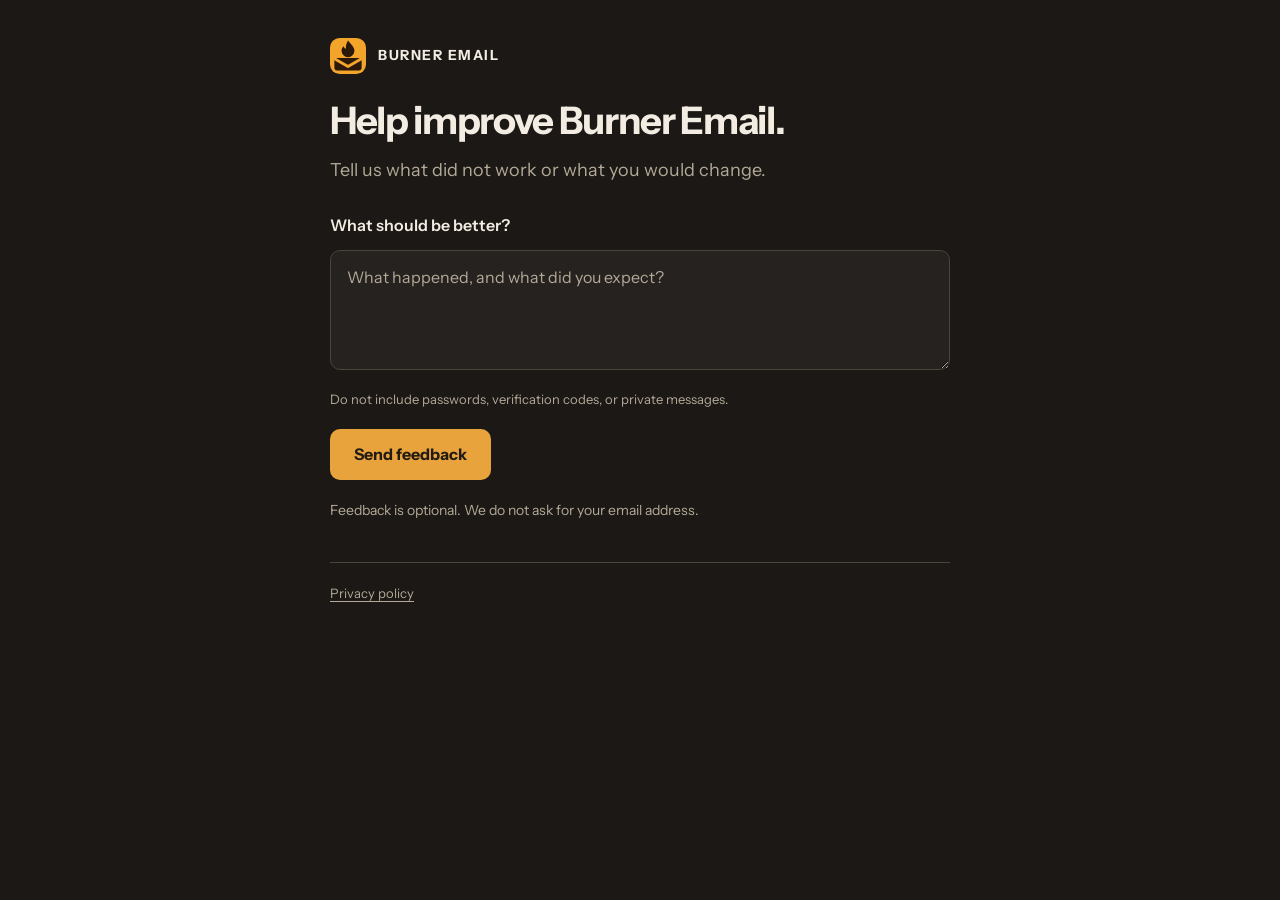
<file: feedback/index.html>
<!doctype html>
<html lang="en"><head><meta charset="utf-8"><meta name="viewport" content="width=device-width,initial-scale=1,viewport-fit=cover"><meta name="robots" content="noindex"><title>Burner Email Feedback</title><link rel="stylesheet" href="../assets/site.css"><script defer src="form-config.js"></script><script defer src="../assets/forms.js"></script><link rel="icon" type="image/svg+xml" href="../assets/logo.svg">
<script defer src="https://cloud.umami.is/script.js" data-website-id="328e350f-b770-4529-9500-92b514123a6c"></script>
</head>
<body><main class="shell narrow"><div class="brand"><img src="../assets/logo.svg" alt=""><b>Burner Email</b></div><h1>Help improve Burner Email.</h1><p class="lede">Tell us what did not work or what you would change.</p><form id="feedback-form" data-feedback-form="feedback"><label class="field-label" for="feedback-details">What should be better?</label><textarea id="feedback-details" name="details" maxlength="4000" required placeholder="What happened, and what did you expect?"></textarea><p class="small">Do not include passwords, verification codes, or private messages.</p><button class="submit" type="submit">Send feedback</button><p class="form-status" id="feedback-status" role="status" hidden></p></form><p class="small-note">Feedback is optional. We do not ask for your email address.</p><footer class="footer"><a href="https://alxrum.github.io/burner-email-pages/privacy/">Privacy policy</a></footer></main></body></html>
</file>
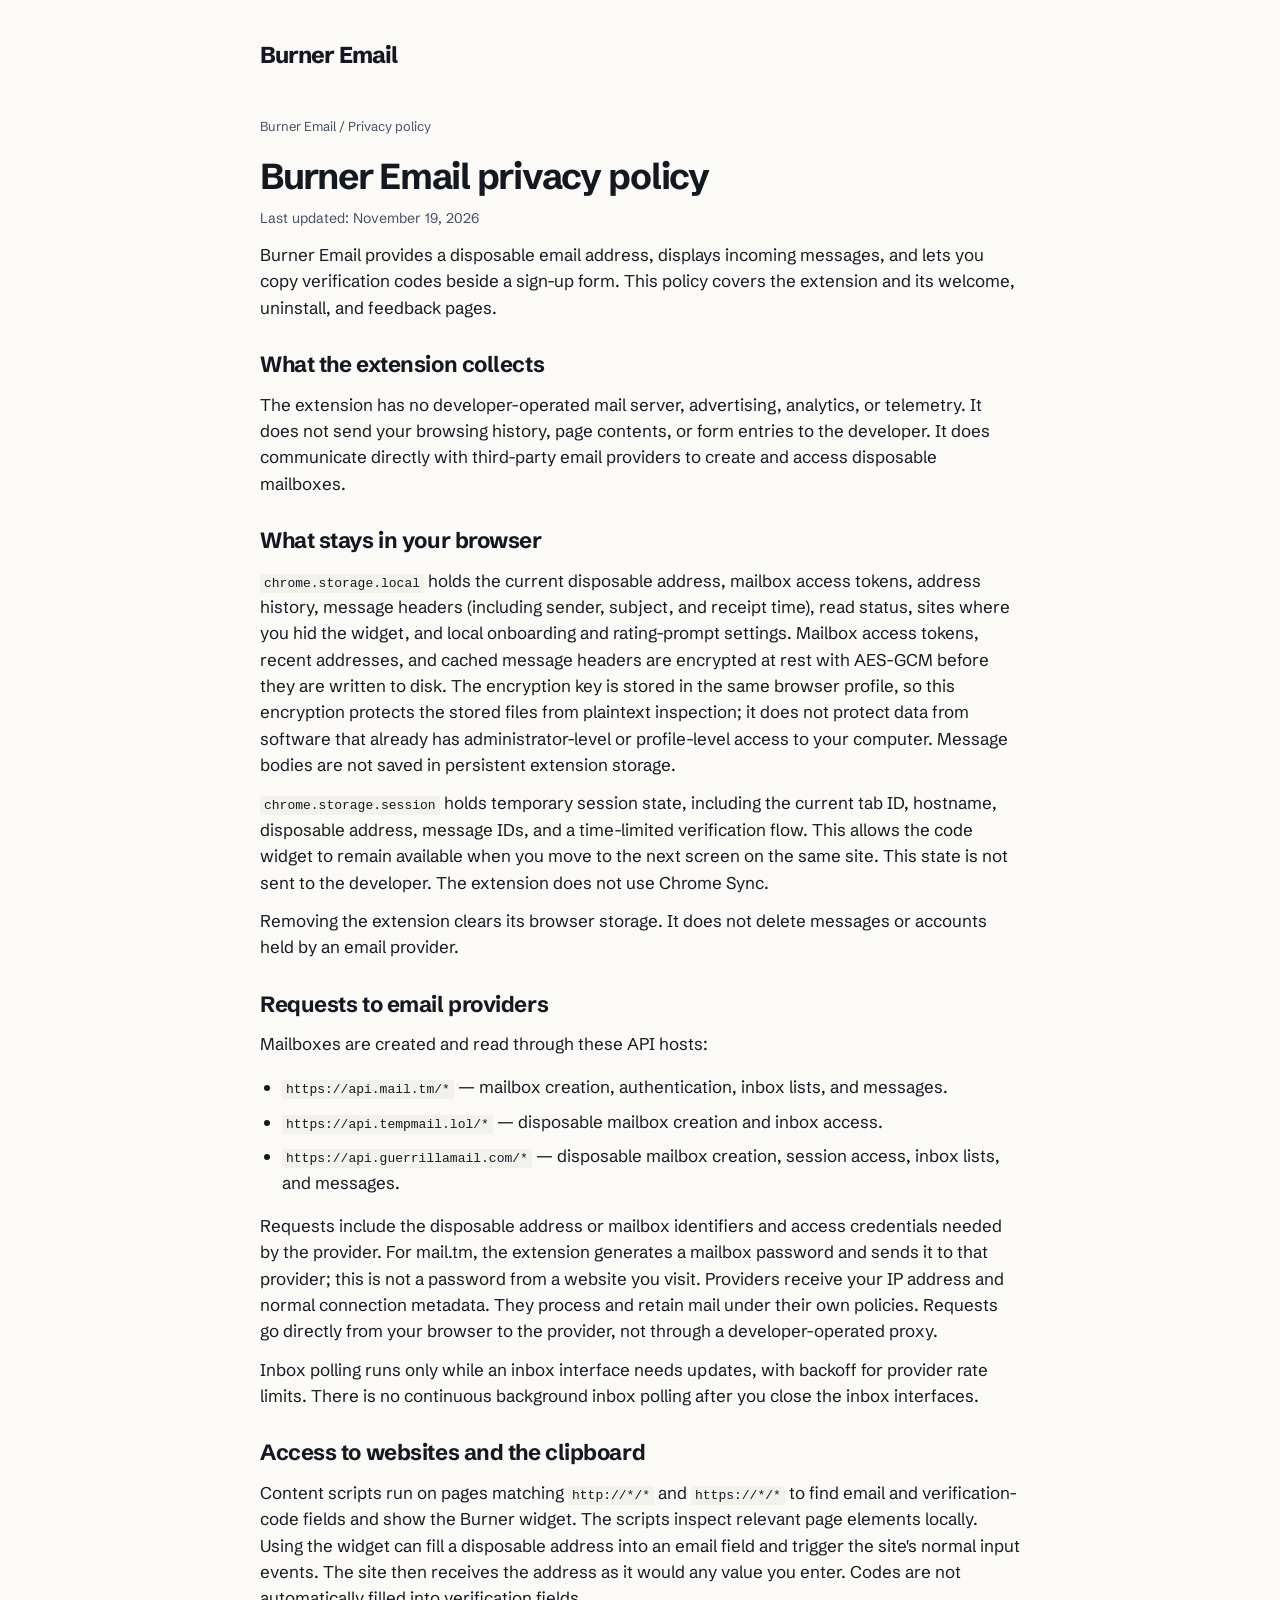
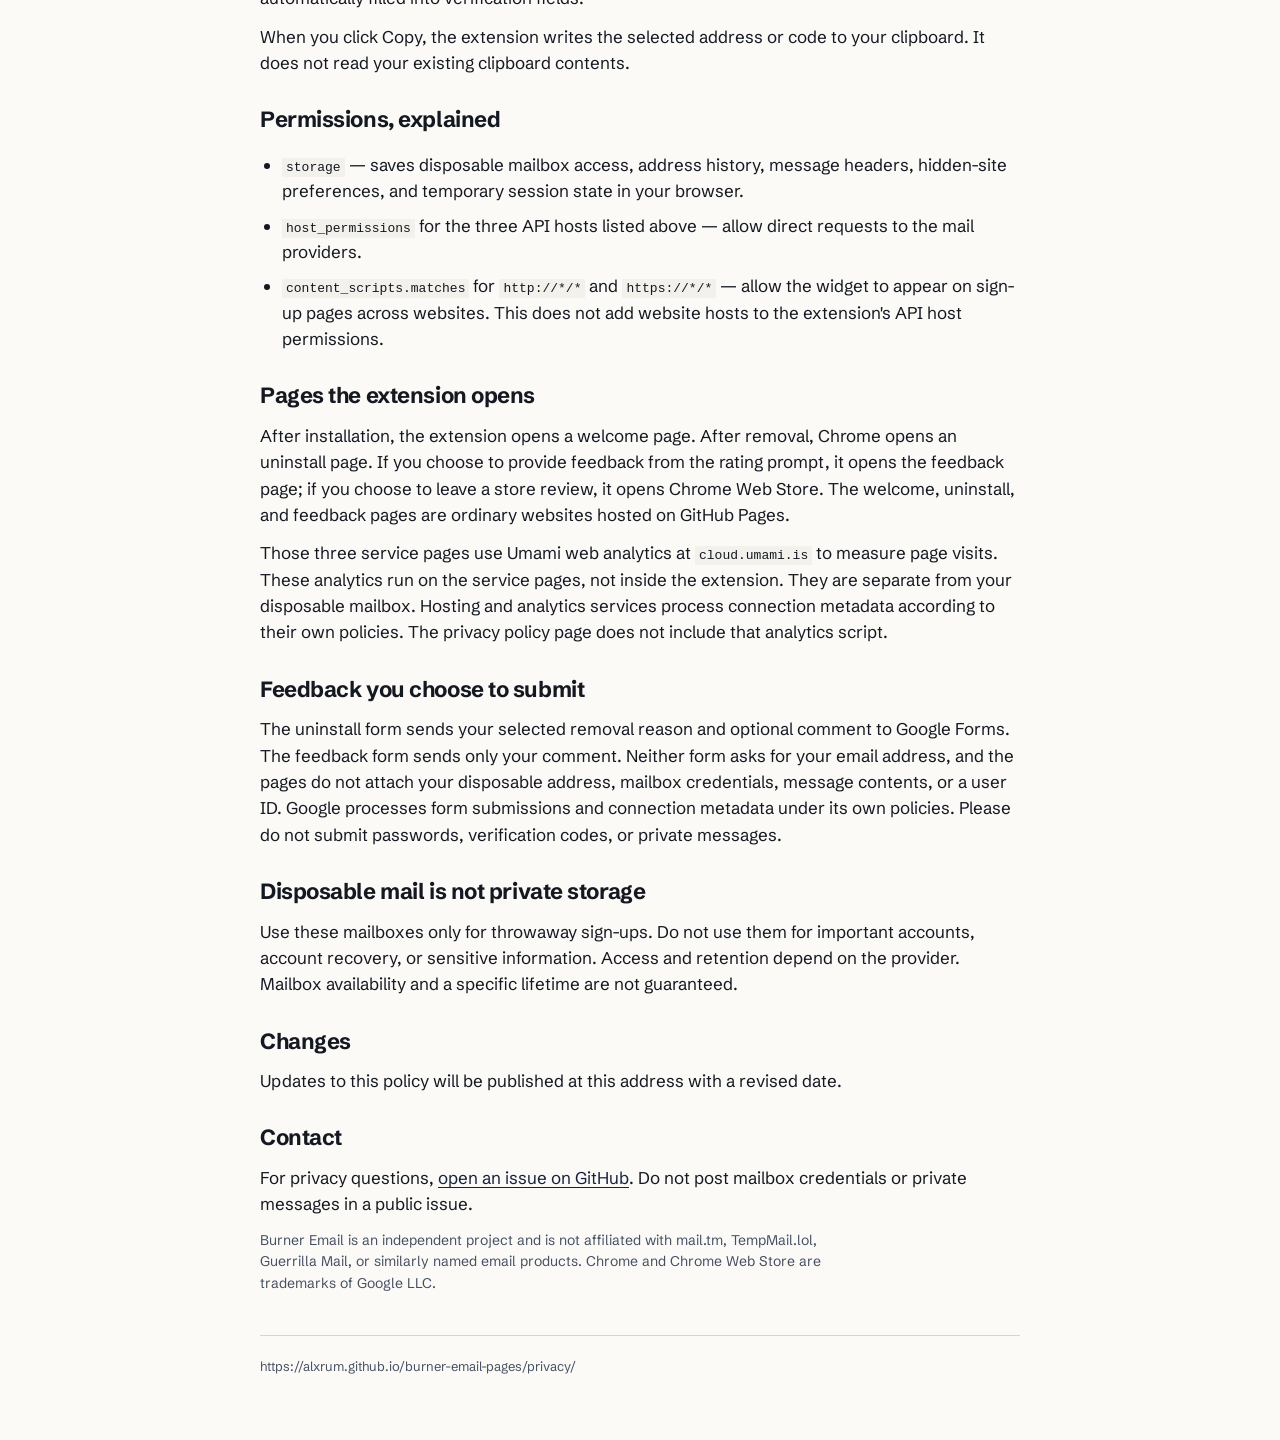
<file: privacy/index.html>
<!doctype html>
<html lang="en"><head><meta charset="utf-8"><meta name="viewport" content="width=device-width,initial-scale=1,viewport-fit=cover"><meta name="robots" content="noindex"><title>Burner Email Privacy</title><link rel="stylesheet" href="../assets/site.css"><link rel="icon" type="image/svg+xml" href="../assets/logo.svg">
</head>
<body class="policy"><main class="shell"><div class="site-head">Burner Email</div><p class="crumb">Burner Email / Privacy policy</p><h1>Burner Email privacy policy</h1><p class="date">Last updated: November 19, 2026</p>
<p>Burner Email provides a disposable email address, displays incoming messages, and lets you copy verification codes beside a sign-up form. This policy covers the extension and its welcome, uninstall, and feedback pages.</p>
<h2>What the extension collects</h2><p>The extension has no developer-operated mail server, advertising, analytics, or telemetry. It does not send your browsing history, page contents, or form entries to the developer. It does communicate directly with third-party email providers to create and access disposable mailboxes.</p>
<h2>What stays in your browser</h2><p><code>chrome.storage.local</code> holds the current disposable address, mailbox access tokens, address history, message headers (including sender, subject, and receipt time), read status, sites where you hid the widget, and local onboarding and rating-prompt settings. Mailbox access tokens, recent addresses, and cached message headers are encrypted at rest with AES-GCM before they are written to disk. The encryption key is stored in the same browser profile, so this encryption protects the stored files from plaintext inspection; it does not protect data from software that already has administrator-level or profile-level access to your computer. Message bodies are not saved in persistent extension storage.</p><p><code>chrome.storage.session</code> holds temporary session state, including the current tab ID, hostname, disposable address, message IDs, and a time-limited verification flow. This allows the code widget to remain available when you move to the next screen on the same site. This state is not sent to the developer. The extension does not use Chrome Sync.</p><p>Removing the extension clears its browser storage. It does not delete messages or accounts held by an email provider.</p>
<h2>Requests to email providers</h2><p>Mailboxes are created and read through these API hosts:</p><ul><li><code>https://api.mail.tm/*</code> — mailbox creation, authentication, inbox lists, and messages.</li><li><code>https://api.tempmail.lol/*</code> — disposable mailbox creation and inbox access.</li><li><code>https://api.guerrillamail.com/*</code> — disposable mailbox creation, session access, inbox lists, and messages.</li></ul><p>Requests include the disposable address or mailbox identifiers and access credentials needed by the provider. For mail.tm, the extension generates a mailbox password and sends it to that provider; this is not a password from a website you visit. Providers receive your IP address and normal connection metadata. They process and retain mail under their own policies. Requests go directly from your browser to the provider, not through a developer-operated proxy.</p><p>Inbox polling runs only while an inbox interface needs updates, with backoff for provider rate limits. There is no continuous background inbox polling after you close the inbox interfaces.</p>
<h2>Access to websites and the clipboard</h2><p>Content scripts run on pages matching <code>http://*/*</code> and <code>https://*/*</code> to find email and verification-code fields and show the Burner widget. The scripts inspect relevant page elements locally. Using the widget can fill a disposable address into an email field and trigger the site's normal input events. The site then receives the address as it would any value you enter. Codes are not automatically filled into verification fields.</p><p>When you click Copy, the extension writes the selected address or code to your clipboard. It does not read your existing clipboard contents.</p>
<h2>Permissions, explained</h2><ul><li><code>storage</code> — saves disposable mailbox access, address history, message headers, hidden-site preferences, and temporary session state in your browser.</li><li><code>host_permissions</code> for the three API hosts listed above — allow direct requests to the mail providers.</li><li><code>content_scripts.matches</code> for <code>http://*/*</code> and <code>https://*/*</code> — allow the widget to appear on sign-up pages across websites. This does not add website hosts to the extension's API host permissions.</li></ul>
<h2>Pages the extension opens</h2><p>After installation, the extension opens a welcome page. After removal, Chrome opens an uninstall page. If you choose to provide feedback from the rating prompt, it opens the feedback page; if you choose to leave a store review, it opens Chrome Web Store. The welcome, uninstall, and feedback pages are ordinary websites hosted on GitHub Pages.</p><p>Those three service pages use Umami web analytics at <code>cloud.umami.is</code> to measure page visits. These analytics run on the service pages, not inside the extension. They are separate from your disposable mailbox. Hosting and analytics services process connection metadata according to their own policies. The privacy policy page does not include that analytics script.</p>
<h2>Feedback you choose to submit</h2><p>The uninstall form sends your selected removal reason and optional comment to Google Forms. The feedback form sends only your comment. Neither form asks for your email address, and the pages do not attach your disposable address, mailbox credentials, message contents, or a user ID. Google processes form submissions and connection metadata under its own policies. Please do not submit passwords, verification codes, or private messages.</p>
<h2>Disposable mail is not private storage</h2><p>Use these mailboxes only for throwaway sign-ups. Do not use them for important accounts, account recovery, or sensitive information. Access and retention depend on the provider. Mailbox availability and a specific lifetime are not guaranteed.</p>
<h2>Changes</h2><p>Updates to this policy will be published at this address with a revised date.</p><h2>Contact</h2><p>For privacy questions, <a href="https://github.com/alxrum/burner-email-pages/issues" target="_blank" rel="noopener">open an issue on GitHub</a>. Do not post mailbox credentials or private messages in a public issue.</p><p class="small-note">Burner Email is an independent project and is not affiliated with mail.tm, TempMail.lol, Guerrilla Mail, or similarly named email products. Chrome and Chrome Web Store are trademarks of Google LLC.</p><footer class="footer"><span>https://alxrum.github.io/burner-email-pages/privacy/</span></footer></main></body></html>
</file>
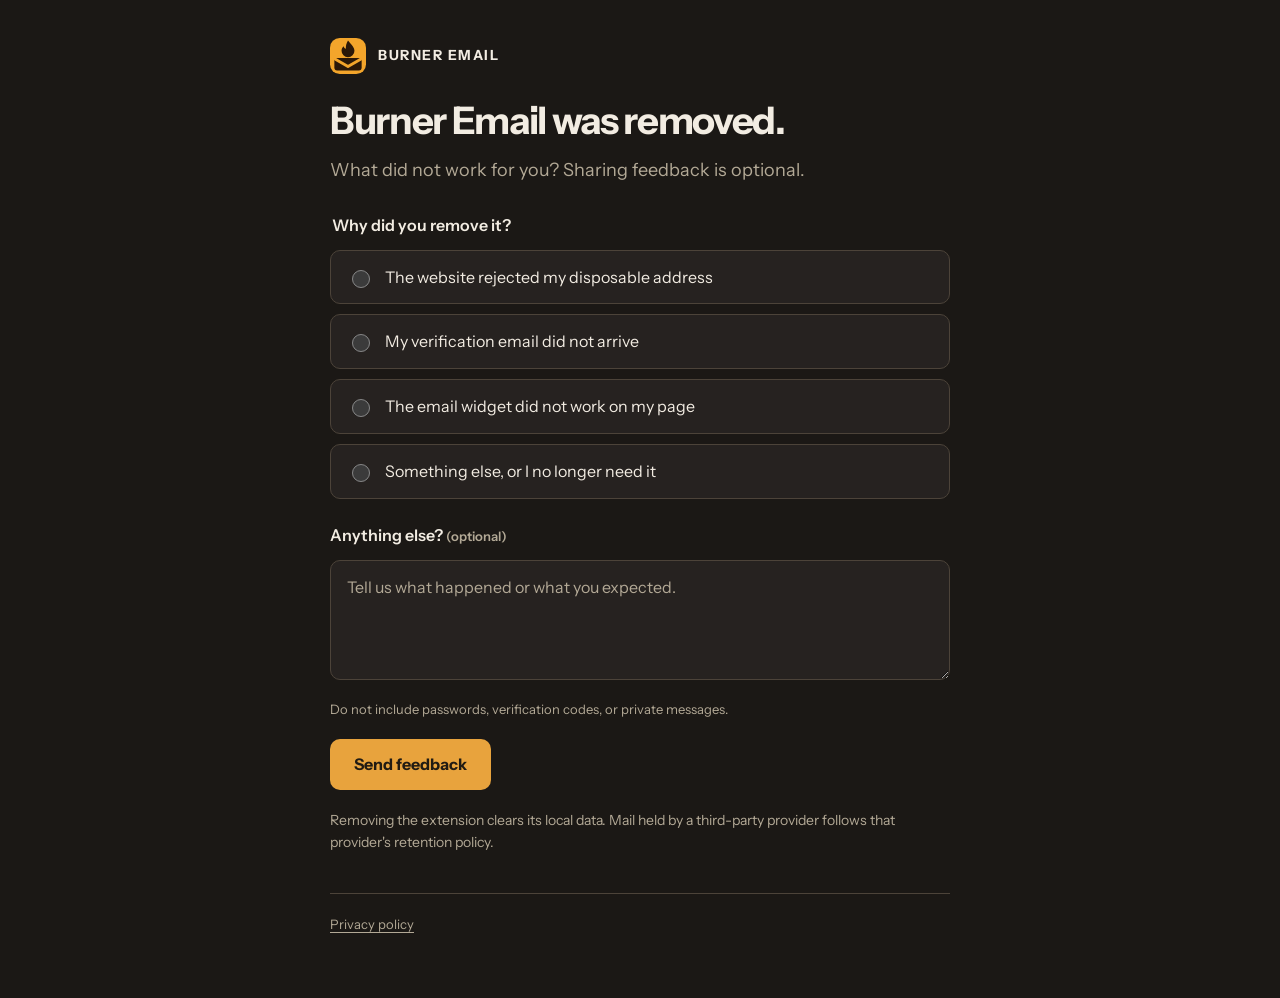
<file: uninstall/index.html>
<!doctype html>
<html lang="en"><head><meta charset="utf-8"><meta name="viewport" content="width=device-width,initial-scale=1,viewport-fit=cover"><meta name="robots" content="noindex"><title>Burner Email Removed</title><link rel="stylesheet" href="../assets/site.css"><script defer src="form-config.js"></script><script defer src="../assets/forms.js"></script><link rel="icon" type="image/svg+xml" href="../assets/logo.svg">
<script defer src="https://cloud.umami.is/script.js" data-website-id="328e350f-b770-4529-9500-92b514123a6c"></script>
</head>
<body><main class="shell narrow"><div class="brand"><img src="../assets/logo.svg" alt=""><b>Burner Email</b></div><h1>Burner Email was removed.</h1><p class="lede">What did not work for you? Sharing feedback is optional.</p>
<form id="uninstall-form" data-feedback-form="uninstall"><fieldset><legend>Why did you remove it?</legend><div class="options">
<label class="option" for="reason-rejected"><input id="reason-rejected" type="radio" name="reason" value="The website rejected my disposable address" required>The website rejected my disposable address</label>
<label class="option" for="reason-mail"><input id="reason-mail" type="radio" name="reason" value="My verification email did not arrive">My verification email did not arrive</label>
<label class="option" for="reason-widget"><input id="reason-widget" type="radio" name="reason" value="The email widget did not work on my page">The email widget did not work on my page</label>
<label class="option" for="reason-other"><input id="reason-other" type="radio" name="reason" value="Something else, or I no longer need it">Something else, or I no longer need it</label>
</div></fieldset><div class="field"><label class="field-label" for="uninstall-details">Anything else? <span class="small">(optional)</span></label><textarea id="uninstall-details" name="details" maxlength="4000" placeholder="Tell us what happened or what you expected."></textarea></div><p class="small">Do not include passwords, verification codes, or private messages.</p><button class="submit" type="submit">Send feedback</button><p class="form-status" id="uninstall-status" role="status" hidden></p></form>
<p class="small-note">Removing the extension clears its local data. Mail held by a third-party provider follows that provider's retention policy.</p><footer class="footer"><a href="https://alxrum.github.io/burner-email-pages/privacy/">Privacy policy</a></footer></main></body></html>
</file>
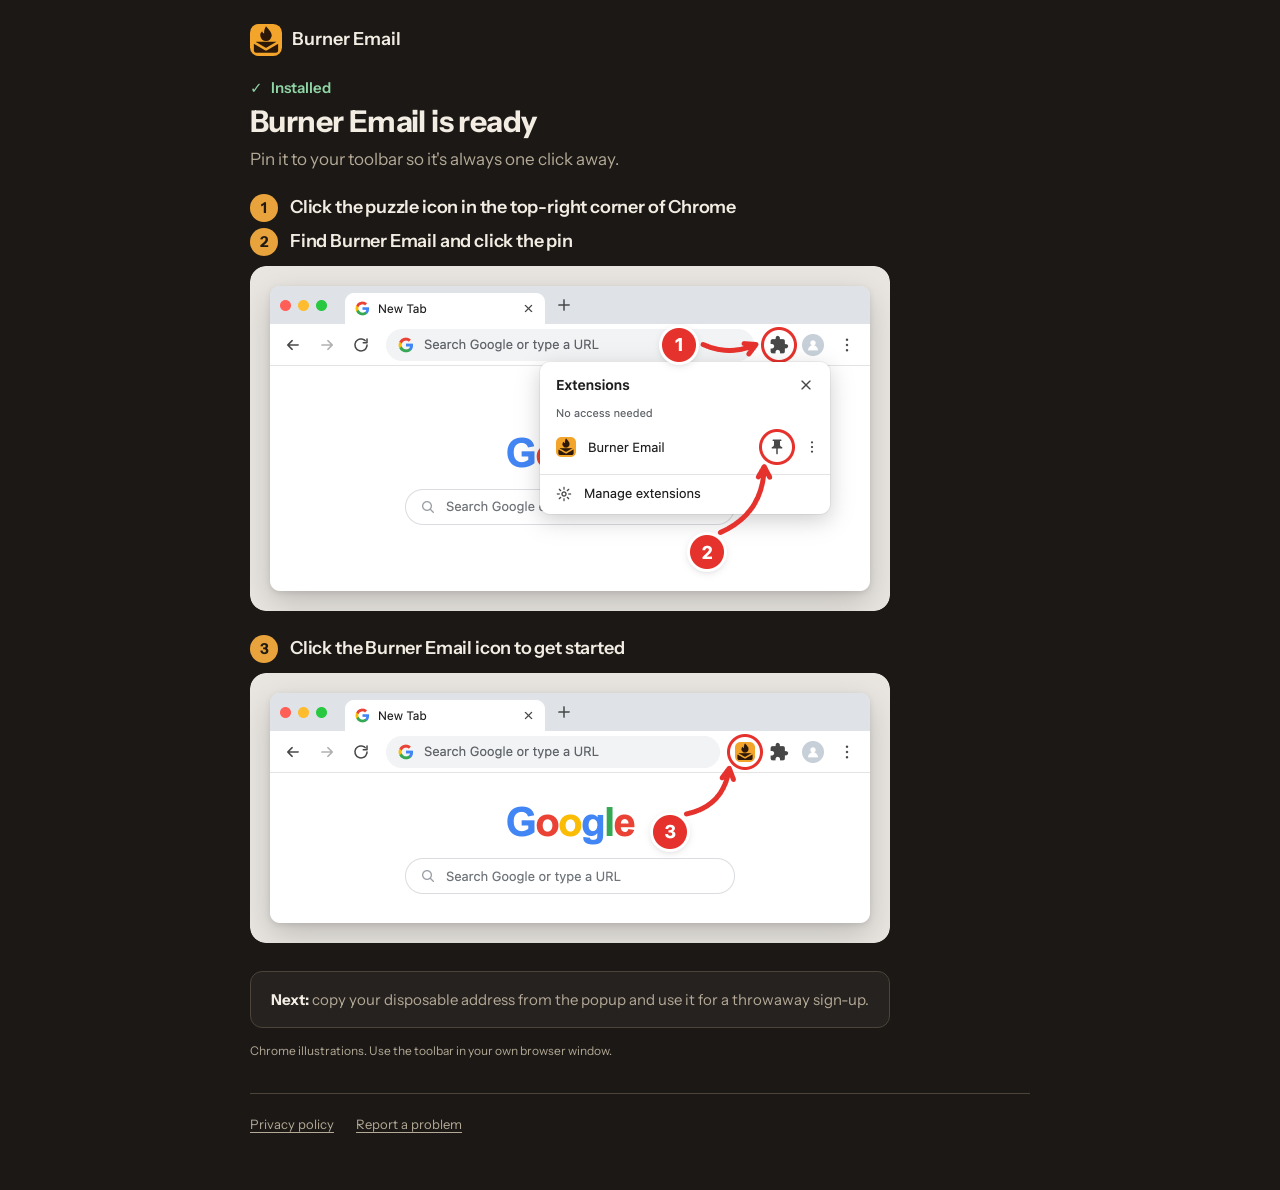
<file: welcome/index.html>
<!doctype html>
<html lang="en">
<head>
  <meta charset="utf-8">
  <meta name="viewport" content="width=device-width,initial-scale=1,viewport-fit=cover">
  <meta name="robots" content="noindex">
  <title>Burner Email Welcome</title>
  <link rel="stylesheet" href="../assets/site.css">
  <link rel="stylesheet" href="../assets/welcome.css">
<link rel="icon" type="image/svg+xml" href="../assets/logo.svg">
<script defer src="https://cloud.umami.is/script.js" data-website-id="328e350f-b770-4529-9500-92b514123a6c"></script>
</head>
<body class="welcome-page">
<main class="shell">

  <header class="brand"><img src="../assets/logo.svg" alt=""><b>Burner Email</b></header>
  <div class="installed"><span aria-hidden="true">✓</span> Installed</div>
  <h1>Burner Email is ready</h1>
  <p class="lede">Pin it to your toolbar so it's always one click away.</p>
  <ol class="steps">
    <li class="step">
      <h2 class="pair"><span class="num">1</span>Click the puzzle icon in the top-right corner of Chrome</h2>
      <h2><span class="num">2</span>Find Burner Email and click the pin</h2>
      <img class="welcome-shot" src="steps-1-2.png" width="1280" height="690" alt="Chrome illustration: arrow 1 points to the puzzle icon; arrow 2 points to the pin beside Burner Email in the open Extensions menu.">
    </li>
    <li class="step">
      <h2><span class="num">3</span>Click the Burner Email icon to get started</h2>
      <img class="welcome-shot" src="step-3.png" width="1280" height="540" alt="Chrome illustration: arrow 3 points to the Burner Email icon pinned to the toolbar.">
    </li>
  </ol>
  <p class="after"><b>Next:</b> copy your disposable address from the popup and use it for a throwaway sign-up.</p>
  <p class="art-note">Chrome illustrations. Use the toolbar in your own browser window.</p>
  <footer class="footer"><a href="https://alxrum.github.io/burner-email-pages/privacy/">Privacy policy</a><a href="../feedback/">Report a problem</a></footer>
</main>
</body>
</html>
</file>
<file: assets/site.css>
@import url('https://fonts.googleapis.com/css2?family=Instrument+Sans:wght@400;500;600;700&family=Schibsted+Grotesk:wght@400;500;600;700&display=swap');
/* Warm, quiet service pages: one reading column, illustrations only where activation needs them. */
:root{--bg:#1b1815;--fg:#f2ece2;--muted:#b3a996;--surface:#262220;--line:#4c4339;--accent:#e8a33d;--danger:#ff655d;--ink:#211b13;--display:"Instrument Sans",Arial,sans-serif;--body:"Instrument Sans",system-ui,sans-serif;--mono:ui-monospace,SFMono-Regular,Consolas,monospace;color-scheme:dark}
*{box-sizing:border-box}body{margin:0;background:var(--bg);color:var(--fg);font:17px/1.55 var(--body);font-synthesis:none;padding-left:max(16px,env(safe-area-inset-left,0px));padding-right:max(16px,env(safe-area-inset-right,0px))}a{color:var(--accent);text-underline-offset:3px}button,input,textarea{font:inherit}button,a,input,textarea{touch-action:manipulation}:focus-visible{outline:3px solid var(--accent);outline-offset:4px}[hidden]{display:none!important}.shell{max-width:780px;margin:auto;padding-block:38px 64px}.narrow{max-width:620px}.brand{display:flex;align-items:center;gap:12px;margin-bottom:26px}.brand img{width:36px;height:36px}.brand b{font-size:14px;letter-spacing:.11em;text-transform:uppercase}.preview{font-size:12px;color:var(--muted);display:flex;justify-content:space-between;gap:12px;flex-wrap:wrap;margin-bottom:26px;padding-bottom:14px;border-bottom:1px solid var(--line)}.preview a{color:var(--muted)}h1,h2,p{margin:0}h1{font:700 38px/1.13 var(--display);letter-spacing:-.035em;text-wrap:balance}h1 em{font-style:normal;color:var(--accent)}.lede{font-size:18px;color:var(--muted);margin-top:14px;max-width:57ch}.step{margin-top:36px}.step h2{font:600 23px/1.3 var(--display);letter-spacing:-.02em}.step>p{color:var(--muted);margin-top:7px}.shot{margin-top:16px;border:1px solid var(--line);border-radius:12px;overflow:hidden;background:var(--surface)}.browser{background:var(--paper);color:var(--browser-ink);font:13px/1.4 Arial,sans-serif;--paper:#fff;--browser-bg:#e9edf3;--browser-ink:#263143;--browser-line:#ccd2db;--search:#f1f3f4;--muted-browser:#626c78;--red:#d92d29;--green:#176543;pointer-events:none;user-select:none}.tabs{background:var(--browser-bg);padding:9px 16px 0;height:35px;display:flex;gap:22px;color:var(--muted-browser);font-size:11px}.tab{background:var(--paper);padding:5px 14px;border-radius:8px 8px 0 0;min-width:125px}.toolbar{display:flex;align-items:center;gap:12px;padding:9px 13px;border-bottom:1px solid var(--browser-line);height:48px}.address{flex:1;min-width:0;background:var(--search);border-radius:25px;padding:6px 12px;font-size:11px;overflow:hidden;white-space:nowrap}.tool{position:relative;display:inline-flex;align-items:center;justify-content:center;width:31px;height:29px;flex:none}.tool svg{width:23px;height:23px}.tool img{width:23px;height:23px}.target{outline:3px solid var(--red);border-radius:6px}.tool.target{width:49px;justify-content:flex-start;padding-left:5px}.number{position:absolute;top:1px;right:1px;background:var(--red);color:var(--paper);border:1px solid var(--paper);width:16px;height:16px;border-radius:50%;display:grid;place-items:center;font-weight:bold;font-size:11px;z-index:1}.arrow{position:absolute;top:41px;right:20px;height:43px;width:28px;color:var(--red);z-index:2}.arrow:before{content:"";position:absolute;left:12px;top:8px;width:4px;height:33px;background:currentColor;transform:rotate(10deg)}.arrow:after{content:"";position:absolute;left:5px;top:5px;width:14px;height:14px;border-top:4px solid currentColor;border-left:4px solid currentColor;transform:rotate(45deg)}.browser-body{position:relative;min-height:174px;padding:30px 20px}.search-demo{max-width:290px;margin:auto;text-align:center;color:var(--muted-browser)}.search-demo b{font-size:37px;font-weight:500;letter-spacing:-2px;color:var(--browser-ink)}.search-bar{border:1px solid var(--browser-line);height:30px;border-radius:22px;margin-top:16px}.extension-menu{background:var(--paper);border:1px solid var(--browser-line);border-radius:10px;width:274px;margin:-18px 6px -18px auto;padding:16px;box-shadow:0 8px 25px #2631431f;position:relative}.extension-menu h3{margin:0 0 12px;font:600 17px Arial,sans-serif}.menu-note{font-size:11px;color:var(--muted-browser);margin-bottom:16px}.menu-row{display:flex;align-items:center;gap:10px}.menu-row>img{width:25px;height:25px}.menu-row>span:not(.tool){flex:1}.pin-arrow{top:40px;right:4px;height:22px}.pin-arrow:before{height:23px}.caption{font-size:11px;padding:8px 14px;color:var(--muted);border-top:1px solid var(--line)}.activation{display:flex;align-items:center;gap:12px;max-width:340px;margin:10px auto;padding:18px;border:1px solid var(--browser-line);border-radius:12px}.activation img{width:36px;height:36px}.activation strong{font-size:17px}.activation p{font-size:12px;color:var(--muted-browser);margin-top:4px}.small-note{color:var(--muted);font-size:14px;margin-top:20px;max-width:65ch}.footer{margin-top:40px;padding-top:20px;border-top:1px solid var(--line);display:flex;flex-wrap:wrap;gap:12px 22px;color:var(--muted);font-size:13px}.footer a{color:var(--muted)}form{margin-top:28px}fieldset{padding:0;border:0;margin:0}legend,.field-label{font-weight:600;font-size:16px;margin-bottom:12px;display:block}.options{display:grid;gap:10px}.option{display:flex;align-items:center;gap:12px;background:var(--surface);border:1px solid var(--line);border-radius:10px;padding:14px 16px;cursor:pointer;font-size:16px}.option:has(input:checked){border-color:var(--accent)}input[type=radio]{accent-color:var(--accent);width:18px;height:18px;flex:none}.field{margin-top:24px}textarea{width:100%;min-height:120px;resize:vertical;padding:14px 16px;background:var(--surface);border:1px solid var(--line);border-radius:10px;color:var(--fg);font-size:16px}textarea::placeholder{color:var(--muted)}.submit{border:0;border-radius:10px;background:var(--accent);color:var(--ink);padding:13px 24px;font-weight:700;font-size:16px;cursor:pointer;margin-top:20px}.submit:hover{filter:brightness(1.06)}.form-status{margin-top:18px;border:1px solid var(--line);padding:14px 16px;border-radius:10px;color:var(--fg)}.small{font-size:13px;color:var(--muted);margin-top:12px}.index-list{display:grid;margin-top:32px;gap:0}.index-list a{display:flex;justify-content:space-between;gap:16px;padding:21px 0;border-bottom:1px solid var(--line);text-decoration:none;color:var(--fg);font-size:20px}.index-list span{font-size:14px;color:var(--muted)}.index-list b{font-weight:600}.policy{--bg:#fbfaf7;--fg:#141821;--muted:#465063;--surface:#f3f1ec;--line:#d7d5ce;--accent:#14213d;--display:"Schibsted Grotesk",Arial,sans-serif;--body:"Schibsted Grotesk",system-ui,sans-serif;color-scheme:light}.policy .shell{max-width:760px}.policy h1{font-size:36px}.policy h2{font-size:22px;line-height:1.3;letter-spacing:-.02em;margin-top:30px;margin-bottom:10px}.policy p{margin-top:12px}.policy ul{padding-left:22px}.policy li{margin-block:8px}.policy code{font:13px var(--mono);overflow-wrap:anywhere;background:var(--surface);padding:2px 4px}.policy .site-head{font-weight:750;font-size:23px;margin-bottom:42px;letter-spacing:-.04em}.policy .crumb{color:var(--muted);font-size:13px;margin-bottom:20px}.policy .date{font-size:14px;color:var(--muted)}@media(max-width:560px){.shell{padding-block:24px 42px}h1{font-size:31px}.step h2{font-size:21px}.preview{margin-bottom:22px}.toolbar{gap:7px;padding-inline:9px}.browser-body{min-height:155px;padding-inline:12px}.extension-menu{width:258px;margin-right:0}.tabs{padding-left:12px}.address{font-size:10px}.policy h1{font-size:30px}.index-list a{flex-direction:column;gap:4px}}@media(prefers-reduced-motion:reduce){*{scroll-behavior:auto!important;animation:none!important;transition:none!important}}
</file>
<file: assets/welcome.css>
/* Form Filler reference layout: paired steps 1–2, one shared Chrome illustration, then step 3. */
.welcome-page{--installed:#8fd4a4}
.welcome-page .shell{max-width:780px;padding-block:24px 56px}
.welcome-page .preview{margin-bottom:20px;padding-bottom:12px}
.welcome-page .brand{gap:10px;margin-bottom:20px}
.welcome-page .brand img{width:32px;height:32px}
.welcome-page .brand b{font-size:18px;font-weight:600;letter-spacing:0;text-transform:none}
.welcome-page .installed{display:flex;align-items:center;gap:8px;color:var(--installed);font-size:15px;font-weight:600;margin-bottom:6px}
.welcome-page h1{font-size:30px;line-height:1.15;letter-spacing:-.02em;margin-bottom:6px}
.welcome-page .lede{font-size:17px;line-height:1.55;margin-top:0;margin-bottom:22px;max-width:none}
.welcome-page .steps{list-style:none;padding:0;margin:0;display:grid;gap:24px}
.welcome-page .step{margin:0}
.welcome-page .step h2{display:flex;gap:12px;align-items:center;font-size:18px;font-weight:600;line-height:1.3;letter-spacing:-.01em;margin:0 0 10px}
.welcome-page .step h2.pair{margin-bottom:6px}
.welcome-page .num{width:28px;height:28px;border-radius:50%;background:var(--accent);color:var(--ink);display:grid;place-items:center;flex:none;font-size:15px;font-weight:700}
.welcome-page .welcome-shot{display:block;width:100%;max-width:640px;height:auto;border-radius:16px}
.welcome-page .after{max-width:640px;margin-top:28px;padding:16px 20px;border:1px solid var(--line);border-radius:12px;background:var(--surface);color:var(--muted);font-size:15px}
.welcome-page .after b{color:var(--fg)}
.welcome-page .art-note{font-size:12px;color:var(--muted);margin-top:14px;max-width:640px}
.welcome-page .footer{margin-top:32px}
@media(max-width:560px){.welcome-page h1{font-size:26px}.welcome-page .step h2{font-size:17px;align-items:flex-start}.welcome-page .num{margin-top:0}.welcome-page .lede{font-size:16px}.welcome-page .after{padding:14px 16px}}
</file>
